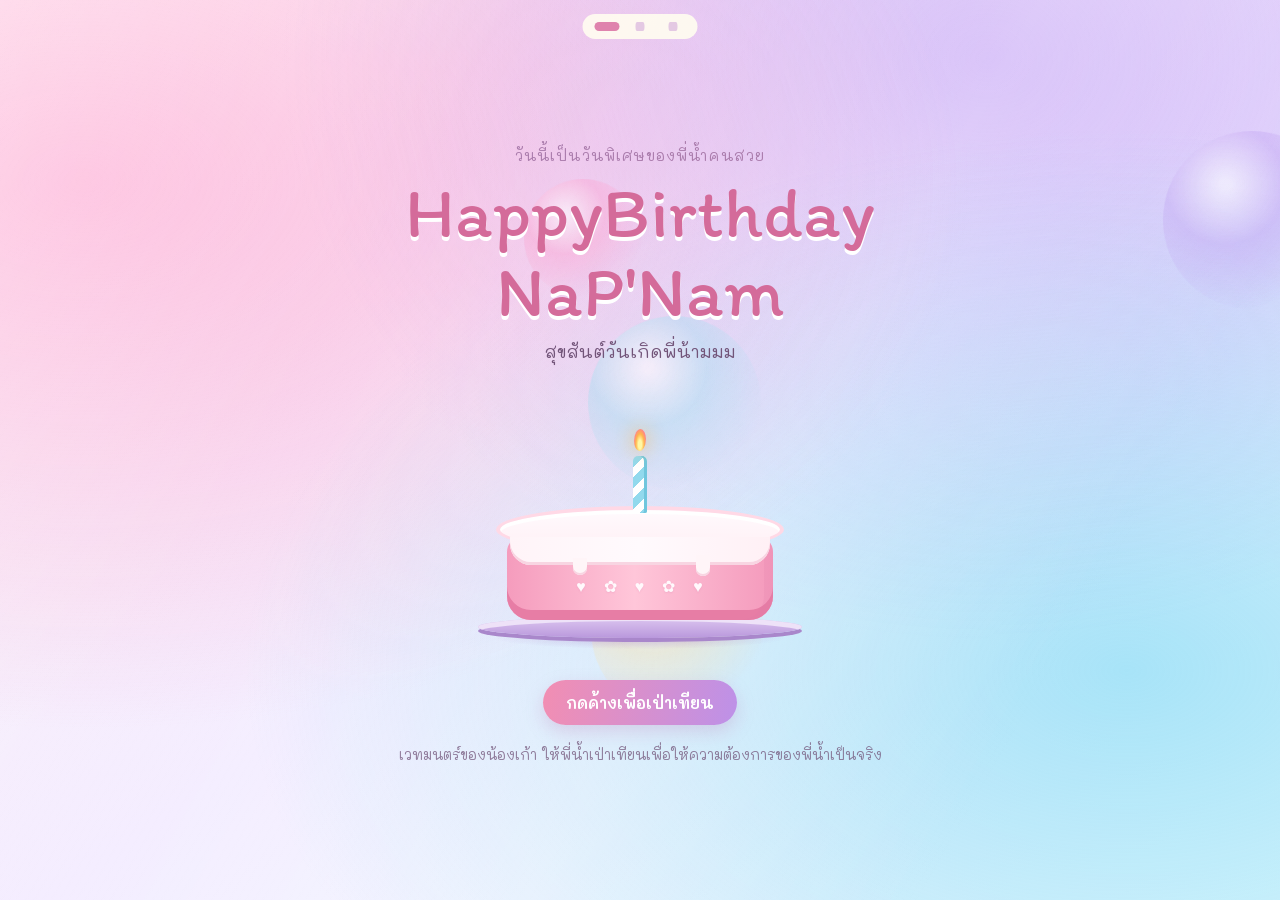
<file: index.html>
<!DOCTYPE html><html lang="th"><head><meta charset="UTF-8"><meta name="viewport" content="width=device-width, initial-scale=1"><meta name="theme-color" content="#ffe8f1"><title>HBD P'Nam🐷</title><link rel="icon" type="image/png" href="favicon.png?v=2"><link rel="preconnect" href="https://fonts.googleapis.com"><link rel="preconnect" href="https://fonts.gstatic.com" crossorigin><link href="https://fonts.googleapis.com/css2?family=Itim&family=Mali:wght@400;500;600&display=swap" rel="stylesheet"><link rel="stylesheet" href="style.css?v=28"></head><body><div class="sky" id="sky" aria-hidden="true"></div><canvas id="confetti" aria-hidden="true"></canvas><nav class="progress" aria-label="ความคืบหน้า"><a class="dot active" href="index.html" aria-label="ไปฉากที่ 1"></a><a class="dot " href="gifts.html" aria-label="ไปฉากที่ 2"></a><a class="dot " href="letter.html" aria-label="ไปฉากที่ 3"></a></nav><main><section class="scene" id="scene1">
      <div class="scene-inner">
        <p class="eyebrow">วันนี้เป็นวันพิเศษของพี่น้ำคนสวย</p>
        <h1 id="birthday-title" aria-label="Happy Birthday พี่น้ำ"></h1>
        <p class="sub">สุขสันต์วันเกิดพี่น้ามมม</p>
        <div class="cake-wrap" aria-label="เค้กวันเกิดมีเทียนหนึ่งเล่ม" role="img">
          <div class="cake-plate"></div><div class="cake-bottom"></div><div class="cake-top"></div><div class="icing"></div>
          <div class="candle" id="candle"><span class="flame"></span><span class="smoke"></span></div>
        </div>
        <div class="actions"><button class="btn" id="blowBtn" aria-label="กดค้างเพื่อเป่าเทียน">กดค้างเพื่อเป่าเทียน</button></div><p class="footer-note">เวทมนตร์ของน้องเก้า ให้พี่น้ำเป่าเทียนเพื่อให้ความต้องการของพี่น้ำเป็นจริง</p><div class="page-nav"><a class="btn hidden" id="toGifts" href="gifts.html">ไปดูของขวัญของน้องเก้าที่ให้พี่น้ำ</a></div>
      </div>
    </section></main><script src="app.js?v=23" defer></script></body></html>
</file>
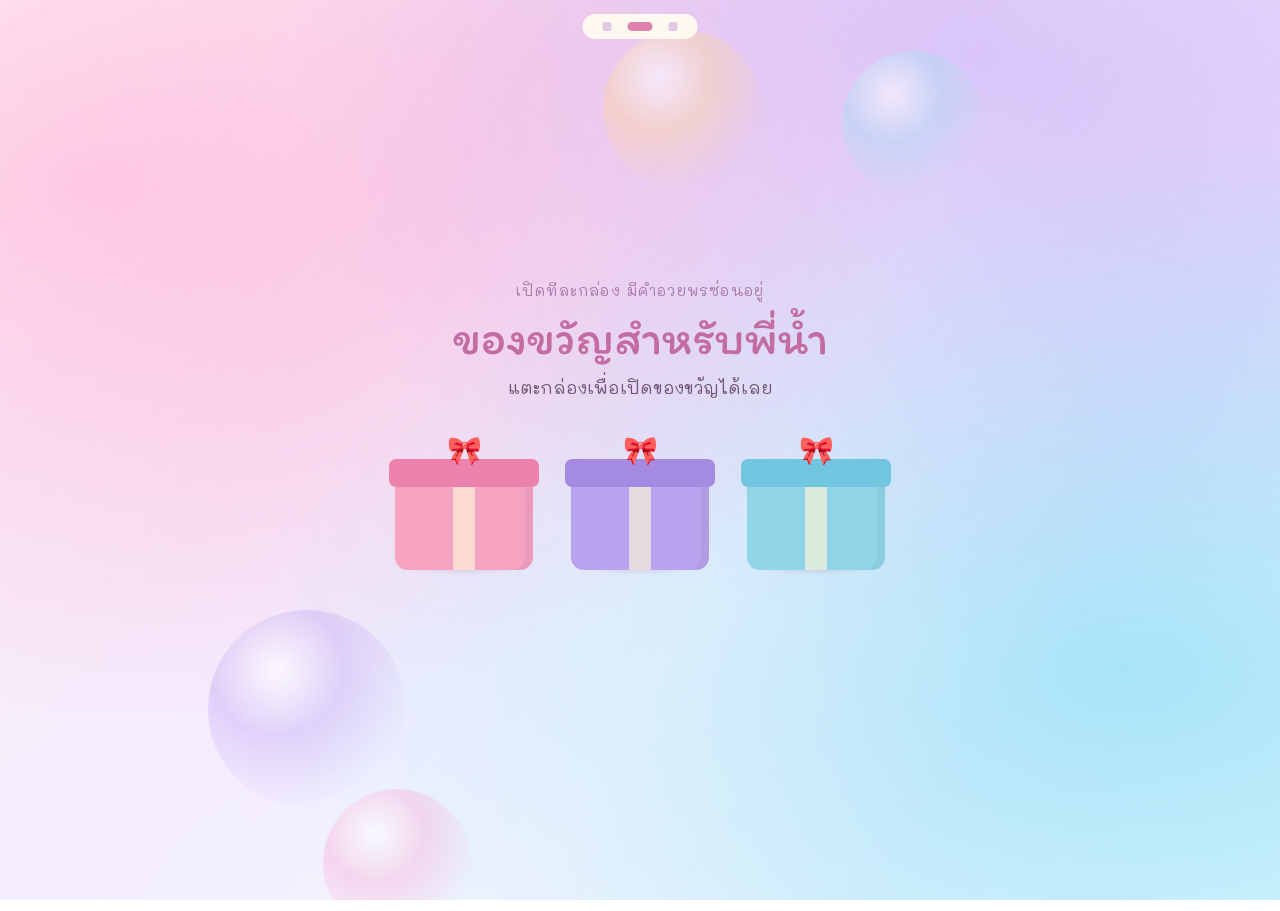
<file: gifts.html>
<!DOCTYPE html><html lang="th"><head><meta charset="UTF-8"><meta name="viewport" content="width=device-width, initial-scale=1"><meta name="theme-color" content="#ffe8f1"><title>HBD P'Nam🐷</title><link rel="icon" type="image/png" href="favicon.png?v=2"><link rel="preconnect" href="https://fonts.googleapis.com"><link rel="preconnect" href="https://fonts.gstatic.com" crossorigin><link href="https://fonts.googleapis.com/css2?family=Itim&family=Mali:wght@400;500;600&display=swap" rel="stylesheet"><link rel="stylesheet" href="style.css?v=28"></head><body><div class="sky" id="sky" aria-hidden="true"></div><canvas id="confetti" aria-hidden="true"></canvas><nav class="progress" aria-label="ความคืบหน้า"><a class="dot " href="index.html" aria-label="ไปฉากที่ 1"></a><a class="dot active" href="gifts.html" aria-label="ไปฉากที่ 2"></a><a class="dot " href="letter.html" aria-label="ไปฉากที่ 3"></a></nav><main><section class="scene" id="scene2">
      <div class="scene-inner">
        <p class="eyebrow">เปิดทีละกล่อง มีคำอวยพรซ่อนอยู่</p>
        <h2>ของขวัญสำหรับพี่น้ำ</h2>
        <p class="sub">แตะกล่องเพื่อเปิดของขวัญได้เลย</p>
        <div class="gift-row">
          <button class="gift" data-wish="ขอให้พี่น้ำกินอะไรก็อร่อย ไม่อ้วน จะได้กินได้เยอะๆ จะได้มีความสุข  มากๆๆๆๆๆนะ" aria-label="เปิดของขวัญกล่องที่ 1"><span class="gift-lid"></span><span class="bow">🎀</span><span class="gift-box"></span></button>
          <button class="gift" data-wish="ขอให้พี่น้ำมีมันนี่ไหลมาเทมา ได้มันนี่เยอะๆเลยนะ จะได้เอาเงินไปเติมเกมเยอะๆเเละ เลี้ยงชาเขวชีสน้องเก้าด้วย" aria-label="เปิดของขวัญกล่องที่ 2"><span class="gift-lid"></span><span class="bow">🎀</span><span class="gift-box"></span></button>
          <button class="gift" data-wish="ขอให้พี่น้ำยิ้มได้ทุกวันให้มีความสุขมากๆ ไม่มีเรื่องต้องเครียดน้า" aria-label="เปิดของขวัญกล่องที่ 3"><span class="gift-lid"></span><span class="bow">🎀</span><span class="gift-box"></span></button>
        </div>
        <div class="wish" id="wish" aria-live="polite"></div>
        <p id="all-open" class="sub hidden" style="margin-top:22px">มีอีกอย่างนึงนะ</p>
        <a class="btn hidden" id="toLetter" href="letter.html">ไปเปิดจดหมายลับ</a>
      </div>
    </section></main><script src="app.js?v=23" defer></script></body></html>
</file>
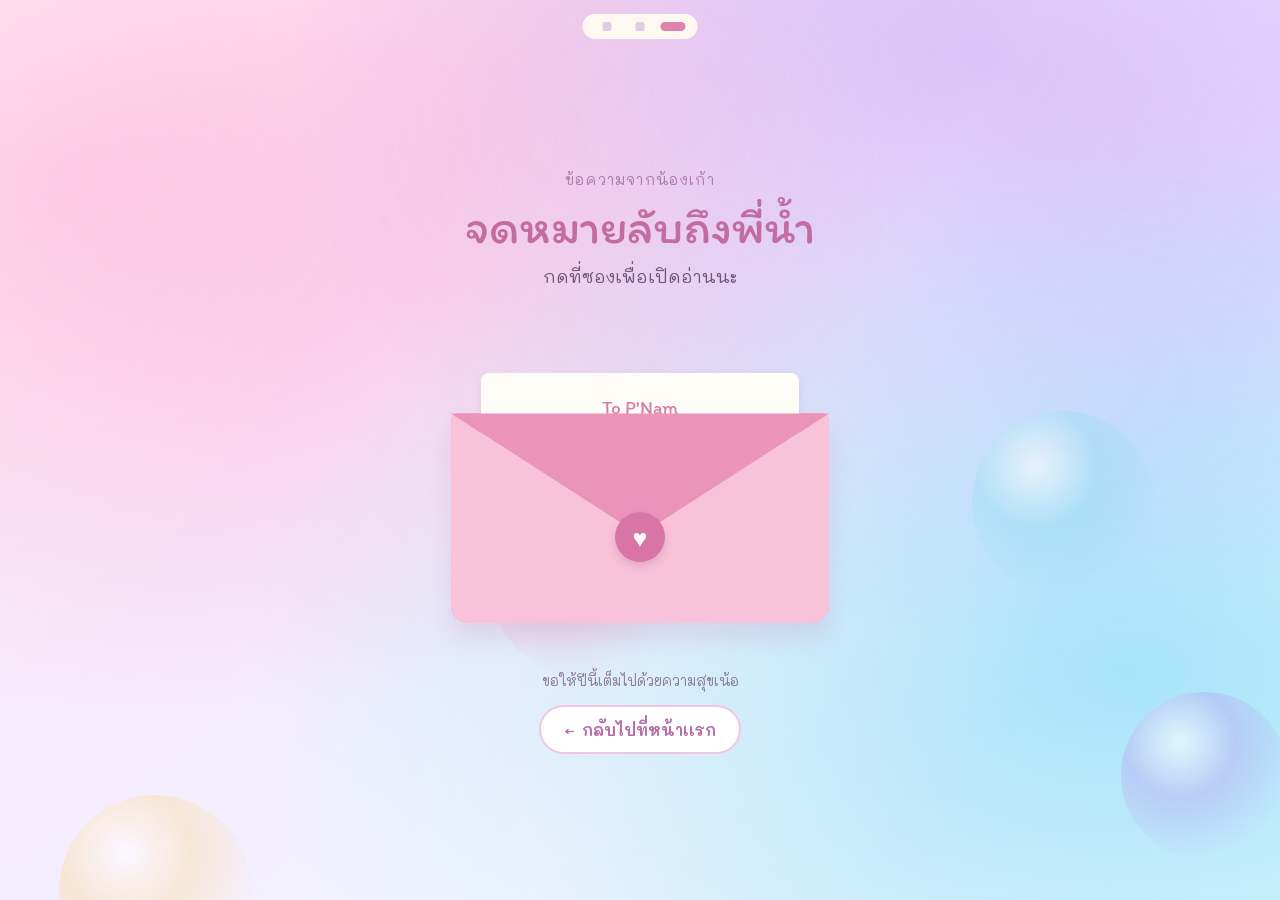
<file: letter.html>
<!DOCTYPE html><html lang="th"><head><meta charset="UTF-8"><meta name="viewport" content="width=device-width, initial-scale=1"><meta name="theme-color" content="#ffe8f1"><title>HBD P'Nam🐷</title><link rel="icon" type="image/png" href="favicon.png?v=2"><link rel="preconnect" href="https://fonts.googleapis.com"><link rel="preconnect" href="https://fonts.gstatic.com" crossorigin><link href="https://fonts.googleapis.com/css2?family=Itim&family=Mali:wght@400;500;600&display=swap" rel="stylesheet"><link rel="stylesheet" href="style.css?v=28"></head><body><div class="sky" id="sky" aria-hidden="true"></div><canvas id="confetti" aria-hidden="true"></canvas><nav class="progress" aria-label="ความคืบหน้า"><a class="dot " href="index.html" aria-label="ไปฉากที่ 1"></a><a class="dot " href="gifts.html" aria-label="ไปฉากที่ 2"></a><a class="dot active" href="letter.html" aria-label="ไปฉากที่ 3"></a></nav><main><section class="scene" id="scene3">
      <div class="scene-inner">
        <p class="eyebrow">ข้อความจากน้องเก้า</p>
        <h2>จดหมายลับถึงพี่น้ำ</h2>
        <p class="sub" id="letter-hint">กดที่ซองเพื่อเปิดอ่านนะ</p>
        <div class="envelope-area">
          <div class="envelope" id="envelope" role="button" tabindex="0" aria-label="เปิดซองจดหมาย">
            <div class="env-back"></div>
            <article class="paper" id="paper"><div class="paper-label">To P'Nam</div><div id="typed"></div><div class="signature" id="signature">From N'Kao</div></article>
            <div class="env-front"></div><div class="env-flap"></div><div class="seal">♥</div>
          </div>
        </div>
        <dialog class="letter-modal" id="letterModal" aria-label="จดหมายถึงพี่น้ำ">
          <button class="modal-close" id="closeLetterModal" type="button" aria-label="ปิดจดหมาย">×</button>
          <div class="modal-heading"><span>✦</span><span>จดหมายลับ</span><span>✦</span></div>
          <div id="modalPaperSlot"></div>
        </dialog>
        <p class="footer-note">ขอให้ปีนี้เต็มไปด้วยความสุขเน้อ</p><div class="page-nav"><a class="btn secondary" href="index.html">← กลับไปที่หน้าเเรก</a></div>
      </div>
    </section></main><script src="app.js?v=23" defer></script></body></html>
</file>
<file: style.css>
:root{--pink:#ff8eb5;--deep:#bb68b4;--purple:#a78bfa;--blue:#8dd7ef;--ink:#725479;--cream:#fffaf5}
    *{box-sizing:border-box}
    html{scroll-behavior:smooth}
    body{margin:0;color:var(--ink);font-family:'Mali',sans-serif;background:linear-gradient(145deg,#fff0f5,#f4edff 52%,#eafaff);overflow-x:hidden}
    button{font:inherit;color:inherit;cursor:pointer}
    .sky{position:fixed;inset:0;overflow:hidden;pointer-events:none;z-index:0;contain:layout paint}
    /* พื้นหลังใช้ gradient ขอบนุ่มแทน blur และให้หยุดเมื่อซ่อนแท็บหรือเปิดจดหมาย */
    .sky:before{content:'';position:absolute;inset:-18%;background:radial-gradient(ellipse at 18% 28%,#ff9acb99 0,transparent 44%),radial-gradient(ellipse at 78% 68%,#79d8f399 0,transparent 46%),radial-gradient(ellipse at 70% 18%,#ae83f388 0,transparent 41%);animation:aurora-drift 20s ease-in-out infinite alternate}
    .sky:after{content:'';position:absolute;inset:0;background:linear-gradient(120deg,#fff9 0%,transparent 30%,#fff7 58%,transparent 80%);opacity:.5;animation:sky-sheen 24s ease-in-out infinite alternate}
    body.background-paused .sky *,body.background-paused .sky:before,body.background-paused .sky:after,body.modal-open .sky *,body.modal-open .sky:before,body.modal-open .sky:after{animation-play-state:paused!important}
    .ambient-orb{position:absolute;z-index:0;left:var(--orb-x);top:var(--orb-y);width:var(--orb-size);aspect-ratio:1;border-radius:50%;background:radial-gradient(circle at 35% 30%,#ffffffdd 0 3%,var(--orb-color) 35%,transparent 75%);opacity:.62;animation:orb-float var(--orb-duration) ease-in-out var(--orb-delay) infinite alternate;will-change:transform}
    @keyframes orb-float{from{transform:translate3d(-10px,12px,0) scale(.78)}to{transform:translate3d(14px,-18px,0) scale(1.16)}}
    .balloon{position:absolute;bottom:-130px;width:42px;height:54px;border-radius:50% 50% 46% 46%;opacity:.62;animation:rise linear infinite;will-change:transform}
    .balloon:before{content:'';position:absolute;left:18px;bottom:-35px;width:1px;height:37px;background:#bd9bb8}
    .balloon:after{content:'';position:absolute;left:17px;bottom:-3px;border:4px solid transparent;border-top-color:inherit}
    @keyframes rise{to{transform:translateY(-120vh) translateX(25px) rotate(9deg)}}
    .bg-star{position:absolute;z-index:1;left:var(--star-x);top:var(--star-y);color:var(--star-color);font:var(--star-size) 'Itim',cursive;line-height:1;text-shadow:0 0 8px #fff;opacity:0;animation:star-drift var(--star-duration) ease-in-out var(--star-delay) infinite alternate}
    @keyframes aurora-drift{0%{transform:translate(-2%,1%) scale(.96)}100%{transform:translate(3%,-2%) scale(1.08)}}
    @keyframes sky-sheen{0%{opacity:.18;transform:translateX(-3%)}100%{opacity:.5;transform:translateX(3%)}}
    @keyframes star-drift{0%{opacity:.3;transform:translate3d(0,5px,0) scale(.7) rotate(-12deg)}45%{opacity:.95}100%{opacity:.42;transform:translate3d(6px,-12px,0) scale(1.12) rotate(12deg)}}
    .scene{position:relative;z-index:1;min-height:100vh;min-height:100svh;min-height:100dvh;padding:42px 18px 78px;display:grid;place-items:center;scroll-margin-top:0}
    .scene-inner{width:min(100%,900px);text-align:center}
    .eyebrow{font-size:.92rem;letter-spacing:.08em;color:#aa7cac;margin:0 0 8px}
    h1,h2,p{margin-top:0}
    h1{font:clamp(2rem,7.5vw,4.5rem) 'Itim',cursive;color:#d46b9a;margin:0 0 8px;text-shadow:0 4px 0 #fff;line-height:1.1}
    .title-line{display:block;white-space:nowrap}
    h2{font:clamp(2rem,6vw,3rem) 'Itim',cursive;color:#c36ca2;margin:0 0 10px}
    .sub{font-size:1.08rem;margin:0 auto 24px}
    .letter-pop{display:inline-block;opacity:0;transform:translateY(20px) scale(.8);animation:pop .55s cubic-bezier(.2,.8,.3,1.4) forwards}
    @keyframes pop{to{opacity:1;transform:translateY(0) scale(1)}}
    .cake-wrap{position:relative;width:min(84vw,360px);height:270px;margin:10px auto 24px}
    .cake-plate{position:absolute;bottom:18px;left:4%;width:92%;height:24px;background:#c8a7e6;border-radius:50%;box-shadow:inset 0 5px #e5d4f5}
    .cake-bottom{position:absolute;bottom:36px;left:13%;width:74%;height:90px;border-radius:18px 18px 28px 28px;background:linear-gradient(90deg,#f9a9c8,#ffcfdd 48%,#f89abd);border-bottom:12px solid #e980ab}
    .cake-bottom:before{content:'♥  ✿  ♥  ✿  ♥';position:absolute;inset:37px 0 auto;color:#fff8fc;font-size:20px;letter-spacing:8px}
    .cake-top{position:absolute;bottom:116px;left:10%;width:80%;height:53px;border-radius:50%;background:#fff2f6;border:5px solid #ffd9e6;z-index:1}
    .icing{position:absolute;bottom:91px;left:15%;width:70%;height:33px;background:#fff2f6;border-radius:0 0 24px 24px;z-index:2}
    .icing:before,.icing:after{content:'';position:absolute;top:13px;width:17px;height:22px;background:#fff2f6;border-radius:0 0 12px 12px}
    .icing:before{left:24%}.icing:after{right:21%;height:30px;top:9px}
    .candle{position:absolute;z-index:3;bottom:160px;left:calc(50% - 8px);width:16px;height:66px;border-radius:6px 6px 2px 2px;background:repeating-linear-gradient(135deg,#91d9ed 0 8px,#fff 8px 15px);box-shadow:inset -3px 0 #70c6dd}
    .flame{position:absolute;left:1px;top:-29px;width:14px;height:24px;background:radial-gradient(ellipse at 50% 70%,#fff8a4 0 20%,#ffb64d 48%,#ff7995 80%);border-radius:55% 45% 55% 45%;transform-origin:50% 100%;animation:flicker .7s ease-in-out infinite alternate;box-shadow:0 0 20px #ffbd67}
    @keyframes flicker{to{transform:rotate(8deg) scale(.88)}}
    .candle.out .flame{display:none}
    .smoke{display:none;position:absolute;left:4px;top:-38px;width:12px;height:22px;border:2px solid #c5b8cf;border-bottom:0;border-left-color:transparent;border-radius:50%;animation:smoke 1.2s ease-out infinite;opacity:0}
    .candle.out .smoke{display:block}
    @keyframes smoke{20%{opacity:.7}to{transform:translate(10px,-28px) scale(1.7);opacity:0}}
    .actions{display:flex;justify-content:center;gap:12px;flex-wrap:wrap}
    .btn{display:inline-block;text-decoration:none;border:0;border-radius:999px;padding:12px 23px;background:linear-gradient(100deg,#f28eb2,#bd91e8);color:white;font-weight:600;box-shadow:0 7px 18px #bc79b344;transition:transform .2s}
    .btn:hover{transform:translateY(-3px)}.btn:active{transform:scale(.97)}
    .btn.secondary{background:#fff;color:#b76caa;border:2px solid #f3c5dd;box-shadow:none}
    .hidden{display:none!important}
    .progress{position:fixed;z-index:5;top:14px;left:50%;transform:translateX(-50%);display:flex;gap:8px;padding:8px 12px;border-radius:99px;background:#fffdf0e8}
    .dot{width:25px;height:9px;border-radius:99px;background:#e4c9e3;transform:scaleX(.36);transform-origin:center;transition:transform .3s}.dot.active{transform:scaleX(1);background:#df83ad}
    .gift-row{display:flex;justify-content:center;align-items:flex-start;gap:clamp(10px,3vw,26px);margin:32px auto 28px}
    .gift{position:relative;isolation:isolate;width:clamp(88px,24vw,150px);height:145px;border:0;background:transparent;perspective:500px;transition:transform .2s}
    .gift:after{content:'';position:absolute;z-index:-1;left:13%;bottom:0;width:74%;height:16px;border-radius:50%;background:radial-gradient(ellipse,#aa72a744 0,transparent 72%);pointer-events:none}
    .gift:hover{transform:translateY(-6px)}
    .gift-box{position:absolute;bottom:5px;left:4%;width:92%;height:94px;border-radius:8px 8px 13px 13px;background:var(--gift,#f6a2c1);box-shadow:inset -8px 0 #0000000b}
    .gift-box:before{content:'';position:absolute;left:42%;top:0;width:16%;height:100%;background:#fff6d7aa}
    .gift-lid{position:absolute;z-index:2;bottom:88px;left:0;width:100%;height:28px;border-radius:7px;background:var(--lid,#ec82ab);transition:transform .6s cubic-bezier(.2,.8,.2,1);transform-origin:12% 100%}
    .bow{position:absolute;z-index:3;bottom:108px;left:50%;transform:translateX(-50%);font-size:28px;animation:bob 1.8s ease-in-out infinite}
    @keyframes bob{50%{transform:translate(-50%,-5px) rotate(5deg)}}
    .gift:nth-child(2){--gift:#b9a3ef;--lid:#a58ae2}.gift:nth-child(3){--gift:#91d5e9;--lid:#71c5df}
    .gift.opened .gift-lid{transform:translate(-14px,-48px) rotate(-24deg)}
    .gift.opened .bow{opacity:0;animation:none}
    .gift.shake{animation:shake .45s ease-in-out}
    @keyframes shake{25%{transform:rotate(-8deg)}50%{transform:rotate(8deg)}75%{transform:rotate(-5deg)}}
.wish{position:relative;isolation:isolate;overflow:hidden;max-width:660px;margin:-4px auto 0;padding:20px 28px 22px;border:1px solid transparent;border-radius:23px;background:linear-gradient(145deg,#fffdfdf2,#fff8fcf2) padding-box,linear-gradient(120deg,#ffc0d8,#d0b1f3 48%,#a9e3ee 78%,#ffbfd9) border-box;box-shadow:0 12px 30px #bd86b82b,inset 0 1px #fff;opacity:0;transform:translateY(10px) scale(.94);transition:opacity .65s ease,transform .65s cubic-bezier(.2,.8,.2,1);font-size:1.05rem}
.wish:before,.wish:after{position:absolute;z-index:-1;pointer-events:none;font-family:'Itim',cursive;line-height:1}
.wish:before{content:'✧';right:15px;top:7px;font-size:28px;color:#b899e8;opacity:.72}
.wish:after{content:'♡';left:13px;bottom:3px;font-size:27px;color:#ee9fc4;opacity:.65}
    .wish.show{opacity:1;transform:translateY(0) scale(1)}
.wish-label{display:inline-flex;align-items:center;gap:7px;margin:0 auto 9px;padding:4px 13px;border:1px solid #f3d6e7;border-radius:999px;background:linear-gradient(110deg,#fff0f6,#f5f0ff);color:#a577b0;font-size:.82rem;font-weight:600;letter-spacing:.03em}
.wish-message{margin:0 auto;color:#725479;font-size:clamp(1rem,2.8vw,1.13rem);line-height:1.85;font-weight:500;text-wrap:pretty}
    .wish-spark{position:absolute;pointer-events:none;animation:burst 1s ease-out forwards;font-size:20px}
    @keyframes burst{to{transform:translate(var(--x),var(--y)) scale(.2) rotate(150deg);opacity:0}}
    .envelope-area{height:340px;position:relative;margin:8px auto 18px;width:min(90vw,420px);perspective:900px}
    .envelope{position:absolute;left:5%;bottom:28px;width:90%;height:210px;border-radius:8px 8px 18px 18px;background:#f7b3d0;box-shadow:0 15px 25px #bb7aaa33;cursor:pointer}
    .env-back{position:absolute;inset:0;border-radius:inherit;background:#f4a4c5}
    .paper{position:absolute;z-index:2;left:8%;bottom:15px;width:84%;height:235px;padding:23px 18px 16px;background:#fffdf8;border-radius:8px;box-shadow:0 3px 10px #96699a22;transition:transform 1s cubic-bezier(.2,.8,.2,1);overflow:auto;text-align:left}
    .paper.open{height:300px;transform:translateY(-90px)}
    .paper-label{text-align:center;font:1.2rem 'Itim',cursive;color:#d87ca6;margin-bottom:10px}
    #typed{font-size:clamp(.85rem,3.1vw,1rem);line-height:1.85;white-space:pre-line;min-height:116px}
    .signature{text-align:right;color:#c4689b;font:1.35rem 'Itim',cursive;opacity:0;transition:opacity .7s;margin:5px 4px 0}
    .signature.show{opacity:1}
    .env-front{position:absolute;z-index:3;inset:0;background:#f8c2d8;clip-path:polygon(0 0,50% 58%,100% 0,100% 100%,0 100%);border-radius:8px 8px 18px 18px}
    .env-flap{position:absolute;z-index:4;top:0;left:0;width:100%;height:58%;background:#eb94ba;clip-path:polygon(0 0,100% 0,50% 100%);transform-origin:top;transition:transform .8s;backface-visibility:hidden}
    .seal{position:absolute;z-index:5;left:calc(50% - 25px);top:47%;width:50px;height:50px;display:grid;place-items:center;background:#d875a4;color:#fff;border-radius:50%;font-size:25px;box-shadow:0 4px 8px #934c7933;transition:opacity .3s}
    .envelope.open .env-flap{transform:rotateX(180deg);z-index:1}.envelope.open .seal{opacity:0}.envelope.open .paper{transform:translateY(-90px);height:300px}
.float-heart{position:fixed;z-index:4;bottom:-30px;pointer-events:none;animation:heartfloat 4.5s ease-out forwards}
    @keyframes heartfloat{to{transform:translateY(-110vh) rotate(20deg);opacity:0}}
#confetti{position:fixed;inset:0;width:100%;height:100%;background:transparent;pointer-events:none;z-index:0}
.sparkle{position:fixed;z-index:9;pointer-events:none;font-size:16px;animation:none}
@keyframes sparkleout{to{transform:translateY(-24px) scale(.2) rotate(80deg);opacity:0}}
.click-heart{position:fixed;z-index:19;pointer-events:none;left:var(--click-x);top:var(--click-y);font-size:var(--heart-size);line-height:1;animation:heart-burst .95s cubic-bezier(.16,.75,.35,1) forwards}
@keyframes heart-burst{0%{opacity:0;transform:translate(-50%,-50%) scale(.15) rotate(0)}18%{opacity:1;transform:translate(-50%,-50%) scale(1.2) rotate(-8deg)}100%{opacity:0;transform:translate(calc(-50% + var(--heart-x)),calc(-50% + var(--heart-y))) scale(.55) rotate(var(--heart-rotate))}}
    .footer-note{font-size:.88rem;opacity:.75;margin-top:20px}
    @media(max-width:520px){.scene{padding:56px 16px 50px}.cake-wrap{height:240px;transform:scale(.9);margin:0 auto 12px}.gift{height:128px}.gift-box{height:82px}.gift-lid{bottom:77px}.bow{bottom:96px}.envelope-area{height:320px}.paper.open,.envelope.open .paper{height:275px;transform:translateY(-75px)}.env-front{clip-path:polygon(0 0,50% 53%,100% 0,100% 100%,0 100%)}.seal{top:43%}}
    @media(prefers-reduced-motion:reduce){*,*:before,*:after{scroll-behavior:auto!important;animation-duration:.01ms!important;animation-iteration-count:1!important;transition-duration:.01ms!important}}
  
/* หน้าทีละฉาก ใช้ vh เป็น fallback ก่อน dvh สำหรับแถบเบราว์เซอร์มือถือ */ body{min-height:100vh;min-height:100svh;min-height:100dvh;overflow:hidden}.scene{min-height:100vh;min-height:100svh;min-height:100dvh;height:100vh;height:100svh;height:100dvh;overflow:hidden;padding:48px 18px 24px}.page-nav{display:flex;justify-content:center;gap:12px;margin-top:14px}.page-nav a{text-decoration:none}.progress a{text-decoration:none;display:block}@media(max-height:720px){.scene{padding-top:42px;padding-bottom:8px}.cake-wrap{height:220px;transform:scale(.78);margin:-5px auto 0}.gift-row{margin:18px auto}.envelope-area{height:280px;transform:scale(.88);margin:-5px auto}.paper.open,.envelope.open .paper{height:245px;transform:translateY(-65px)}}

/* เงาใต้เค้กและกล่องใช้ radial-gradient คงที่แทน drop-shadow ที่แพงต่อการวาด */
/* เค้กชั้นเดียวทรงนุ่ม ให้ครีมรับกับขอบเค้กและคงพาเลตต์เดิม */
.cake-wrap{isolation:isolate}
.cake-wrap:before{content:'';position:absolute;z-index:-1;left:10%;right:10%;bottom:7px;height:22px;border-radius:50%;background:radial-gradient(ellipse,#a67dc766 0,transparent 72%);pointer-events:none}
.cake-plate{left:5%;width:90%;height:22px;bottom:18px;background:linear-gradient(180deg,#dfc9f1,#b998dc);box-shadow:inset 0 5px #eee2f8,0 4px 0 #a987cb}
.cake-bottom{left:13%;width:74%;height:84px;bottom:36px;border:0;border-radius:16px 16px 24px 24px;background:linear-gradient(90deg,#f59cbd 0%,#ffc6d9 48%,#f49abc 100%);box-shadow:inset -9px 0 #dc79a32b,inset 0 -10px #e77da5}
.cake-bottom:before{content:'♥　✿　♥　✿　♥';position:absolute;inset:39px 0 auto;text-align:center;color:#fff9fc;font-size:16px;letter-spacing:1px;text-shadow:0 1px 2px #d879a933}
.cake-bottom:after{content:'';position:absolute;left:8%;right:8%;top:9px;height:7px;border-radius:50%;background:#ffdce8a8}
.cake-top{z-index:1;left:10%;width:80%;height:47px;bottom:103px;border:4px solid #ffd9e6;background:linear-gradient(180deg,#fffafd,#fff0f5);box-shadow:inset 0 4px #fff}
.icing{z-index:2;left:14%;width:72%;height:28px;bottom:91px;border-radius:0 0 21px 21px;background:linear-gradient(90deg,#fff4f8,#fffafd 50%,#fff0f5);box-shadow:inset 0 -3px #f8d5e2}
.icing:before,.icing:after{top:auto;bottom:-10px;width:14px;height:17px;background:#fff5f8;border-radius:0 0 10px 10px;box-shadow:inset 0 -2px #f8d5e2}
.icing:before{left:24%}.icing:after{right:23%;height:21px;bottom:-11px}
.candle{z-index:3;bottom:143px;height:57px;width:14px;left:calc(50% - 7px);border-radius:5px 5px 2px 2px;background:repeating-linear-gradient(135deg,#91d9ed 0 8px,#fff 8px 15px);box-shadow:inset -3px 0 #70c6dd}
.flame{left:1px;top:-27px;width:12px;height:22px}
@media(max-width:520px){.cake-bottom{height:80px}.cake-top{bottom:100px}.icing{bottom:88px}.candle{bottom:140px}}

/* เปลี่ยนหน้าด้วยการเลื่อนและจางอย่างนุ่มนวล */
    .scene{animation:scene-enter .7s cubic-bezier(.2,.75,.25,1) both}
body.page-leaving .scene{animation:scene-leave .42s ease-in both}
body:after{content:"";position:fixed;inset:0;z-index:20;pointer-events:none;opacity:0;background:linear-gradient(145deg,#fff0f5,#f4edff 52%,#eafaff);transition:opacity .44s ease}
body.page-leaving:after{opacity:1}
@keyframes scene-enter{from{opacity:0;transform:translate3d(0,18px,0) scale(.985)}to{opacity:1;transform:translate3d(0,0,0) scale(1)}}
@keyframes scene-leave{to{opacity:0;transform:translate3d(0,-12px,0) scale(.99)}}
@media(prefers-reduced-motion:reduce){.scene,body.page-leaving .scene{animation:none}}
/* ผู้ใช้ต้องการเอฟเฟกต์เปลี่ยนหน้า ให้การตั้งค่าลดการเคลื่อนไหวไม่ตัดเอฟเฟกต์นี้ */
@media(prefers-reduced-motion:reduce){
  .scene{animation:scene-enter .7s cubic-bezier(.2,.75,.25,1) both!important;animation-duration:.7s!important;animation-iteration-count:1!important}
  body.page-leaving .scene{animation:scene-leave .42s ease-in both!important;animation-duration:.42s!important;animation-iteration-count:1!important}
  body:after{transition:opacity .44s ease!important}
  .click-heart{animation-duration:.95s!important;animation-iteration-count:1!important}
}

/* ปุ่มเป่าเทียนมีจังหวะชวนกด แล้วส่งต่อเอฟเฟกต์หลังเป่า */
#blowBtn{position:relative;isolation:isolate}
#blowBtn:after{content:"";position:absolute;z-index:-1;inset:-6px;border:2px solid #f4a3c7;border-radius:inherit;opacity:0;animation:blow-ring 2.2s ease-out infinite;pointer-events:none}
#blowBtn:hover{transform:translateY(-4px) scale(1.05)}
#blowBtn:active{transform:scale(.96)}
#blowBtn.holding{box-shadow:0 0 20px #d49ce888}
#blowBtn.blowing{animation:magic-release 1.2s cubic-bezier(.2,.75,.25,1) forwards;pointer-events:none}
#blowBtn.hold-reset{animation:hold-reset .22s ease-out}
#blowBtn.blowing:after{animation:none;opacity:0}
#blowBtn:disabled{cursor:default}
#toGifts.next-arrive{animation:next-reveal .55s cubic-bezier(.2,.8,.25,1) both}
.candle.out .flame{display:block;animation:flame-extinguish .42s ease-out forwards}
.magic-layer{position:absolute;z-index:4;inset:-18px -12px;overflow:visible;border-radius:inherit;pointer-events:none}
.magic-layer:before{content:"";position:absolute;inset:-7px;border:2px solid #fff7ff;border-radius:inherit;box-shadow:0 0 15px #eab4f5;opacity:.5;animation:magic-halo .85s ease-in-out infinite alternate}
.magic-layer:after{content:"";position:absolute;inset:0;border-radius:inherit;background:linear-gradient(120deg,#ffe2f4ed,#f0c2f5ed 48%,#c4b4ffed 75%,#a7e8f3ed);transform:scaleY(var(--magic-progress,0));transform-origin:bottom}
.magic-orb{position:absolute;z-index:1;width:9px;height:9px;left:var(--orb-x);top:var(--orb-y);border-radius:50%;background:#fff9ff;box-shadow:0 0 10px 3px #f5d8ff;animation:orb-drift 1.2s ease-in-out infinite alternate}
.magic-spark{position:absolute;z-index:3;left:var(--spark-x);bottom:var(--spark-y);font-size:var(--spark-size);line-height:1;animation:spark-rise var(--spark-time) cubic-bezier(.2,.65,.3,1) forwards}
@keyframes blow-ring{0%{transform:scale(.9);opacity:.65}75%,100%{transform:scale(1.16);opacity:0}}
@keyframes hold-reset{50%{transform:scale(.96)}100%{transform:scale(1)}}
@keyframes magic-release{0%{transform:scale(1);opacity:1}24%{transform:scale(1.04);opacity:1}62%{transform:translateY(-14px) scale(1.12);opacity:.9}100%{transform:translateY(-32px) scale(.72);opacity:0}}
@keyframes magic-halo{to{opacity:1;transform:scale(1.1)}}
@keyframes orb-drift{to{transform:translateY(-10px) scale(.7);opacity:.55}}
@keyframes spark-rise{0%{opacity:0;transform:translate(0,8px) scale(.3) rotate(0)}18%{opacity:1}100%{opacity:0;transform:translate(var(--spark-dx),var(--spark-dy)) scale(.4) rotate(var(--spark-rotate))}}
@keyframes flame-extinguish{0%{opacity:1;transform:scale(1) rotate(0)}35%{opacity:1;transform:scale(1.2,.65) rotate(-10deg)}100%{opacity:0;transform:translateY(-9px) scale(.1) rotate(18deg)}}
@keyframes next-reveal{from{opacity:0;transform:translateY(16px) scale(.94)}to{opacity:1;transform:translateY(0) scale(1)}}
@media(prefers-reduced-motion:reduce){#blowBtn{animation-duration:2.2s!important;animation-iteration-count:1!important}#blowBtn:after{animation-duration:2.2s!important;animation-iteration-count:1!important}#blowBtn.blowing{animation-duration:1.2s!important;animation-iteration-count:1!important}.magic-orb{animation-duration:1s!important;animation-iteration-count:infinite!important}.magic-spark{animation-duration:.85s!important;animation-iteration-count:1!important}.magic-layer:before{animation-duration:.85s!important;animation-iteration-count:infinite!important}.candle.out .flame{animation-duration:.42s!important;animation-iteration-count:1!important}#toGifts.next-arrive{animation-duration:.55s!important;animation-iteration-count:1!important}}

/* ขยับกล่องต่อเนื่องเฉพาะตอนชี้เมาส์ */
.gift{touch-action:manipulation}
.gift:not(.opened):hover{animation:gift-hover 1.15s ease-in-out infinite}
.gift:not(.opened).shake{animation:shake .45s ease-in-out}
@keyframes gift-hover{0%,100%{transform:translateY(-3px) rotate(-1deg)}50%{transform:translateY(-12px) rotate(1.5deg)}}
@media(prefers-reduced-motion:reduce){.gift:not(.opened):hover{animation-duration:1.15s!important;animation-iteration-count:infinite!important}}
@media(prefers-reduced-motion:reduce){
  .sky:before{animation:aurora-drift 20s ease-in-out infinite alternate!important}
  .sky:after{animation:sky-sheen 12s ease-in-out infinite alternate!important}
  .ambient-orb{animation-duration:12s!important;animation-iteration-count:infinite!important}
  .balloon{animation-duration:24s!important;animation-iteration-count:infinite!important}
  .bg-star{animation-duration:var(--star-duration)!important;animation-iteration-count:infinite!important}
}
/* เปิดกล่องและเผยคำอวยพรเป็นจังหวะต่อเนื่อง */
.gift:not(.opened).opening{animation:gift-open-lift .46s cubic-bezier(.2,.8,.25,1) both;z-index:4}
.gift:not(.opened).opening .gift-lid{animation:gift-lid-open .62s cubic-bezier(.18,.85,.28,1) .04s both}
.gift:not(.opened).opening .bow{animation:gift-bow-pop .48s cubic-bezier(.2,.8,.25,1) both}
.gift.opened{transform:translateY(-3px) scale(1.035)}
.gift.opened .gift-lid{transition:transform .25s ease-out}
.gift.opened .gift-box{animation:gift-box-settle .38s ease-out}
.wish.show{transition-delay:.04s}
@keyframes gift-open-lift{0%{transform:translateY(0) scale(1)}36%{transform:translateY(-12px) scale(1.09)}68%{transform:translateY(-8px) scale(1.06)}100%{transform:translateY(-3px) scale(1.035)}}
@keyframes gift-lid-open{0%{transform:translate(0,0) rotate(0)}42%{transform:translate(-5px,-28px) rotate(-12deg)}100%{transform:translate(-14px,-48px) rotate(-24deg)}}
@keyframes gift-bow-pop{0%{opacity:1;transform:translate(-50%,0) scale(1)}55%{opacity:1;transform:translate(-50%,-20px) scale(1.2) rotate(-12deg)}100%{opacity:0;transform:translate(-50%,-35px) scale(.8) rotate(18deg)}}
@keyframes gift-box-settle{0%{transform:scale(.98);opacity:.88}100%{transform:scale(1);opacity:1}}
@media(prefers-reduced-motion:reduce){
  .gift:not(.opened).opening{animation-duration:.46s!important;animation-iteration-count:1!important}
  .gift:not(.opened).opening .gift-lid{animation-duration:.62s!important;animation-delay:.04s!important;animation-iteration-count:1!important}
  .gift:not(.opened).opening .bow{animation-duration:.48s!important;animation-iteration-count:1!important}
  .wish{transition-duration:.65s!important}
  .wish-spark{animation-duration:1s!important;animation-iteration-count:1!important}
}

/* Keep the original envelope and paper layout; animate only the paper sliding out. */
.envelope.open .paper{--paper-slide-distance:-90px;animation:paper-slide-out 1.35s cubic-bezier(.2,.8,.25,1) .12s both}
@keyframes paper-slide-out{0%{transform:translateY(0)}18%{transform:translateY(10px)}100%{transform:translateY(var(--paper-slide-distance,-90px))}}
@media(max-width:520px){.envelope.open .paper{--paper-slide-distance:-75px}}
@media(max-height:720px){.envelope.open .paper{--paper-slide-distance:-65px}}
@media(prefers-reduced-motion:reduce){.envelope.open .paper{animation-duration:1.35s!important;animation-iteration-count:1!important}}
.envelope.open .paper{cursor:default}
.envelope.open .paper.ready-to-expand{cursor:zoom-in}
.letter-modal{position:fixed;width:min(760px,calc(100vw - 28px));max-width:760px;max-height:88vh;max-height:88svh;max-height:88dvh;margin:auto;padding:55px 20px 20px;border:1px solid transparent;border-radius:27px;background:linear-gradient(135deg,#fff4f9,#f4efff 55%,#f0fbff) padding-box,linear-gradient(135deg,#ffc1d8,#c8a9f0 48%,#9cdeed 78%,#ffc1d8) border-box;box-shadow:0 28px 90px #63427166,0 0 35px #efc5ed55;overflow:visible}
.letter-modal:before{content:"";position:absolute;inset:6px;border:1px solid #ffffffb8;border-radius:21px;pointer-events:none}
.letter-modal::backdrop{background:#4c35658f}
.letter-modal[open]{animation:modal-appear .28s cubic-bezier(.2,.8,.25,1) both}
.modal-heading{position:absolute;top:13px;left:50%;transform:translateX(-50%);display:flex;align-items:center;gap:10px;white-space:nowrap;color:#a875b2;font:1.05rem 'Itim',cursive;letter-spacing:.04em}
.modal-heading span:first-child,.modal-heading span:last-child{color:#d88fb6;font-size:1.15rem;animation:heading-sparkle 1.6s ease-in-out infinite alternate}
.modal-heading span:last-child{animation-delay:.8s}
.letter-modal .paper.modal-paper{position:relative;left:auto;bottom:auto;z-index:auto;width:100%;height:auto;min-height:250px;max-height:calc(88vh - 100px);max-height:calc(88svh - 100px);max-height:calc(88dvh - 100px);padding:clamp(26px,5vw,48px);overflow-y:auto;border:1px solid #f2dce9;border-radius:18px;background:linear-gradient(145deg,#fffefc,#fffaf6);box-shadow:0 12px 28px #96699a20,inset 0 0 0 5px #fff9;transform:none!important;animation:none!important;transition:none;text-align:left;cursor:auto}
.letter-modal .paper.modal-paper:before,.letter-modal .paper.modal-paper:after{position:absolute;pointer-events:none;color:#e5a4c3;font:1.3rem 'Itim',cursive;opacity:.7}
.letter-modal .paper.modal-paper:before{content:"♡";top:12px;right:17px}
.letter-modal .paper.modal-paper:after{content:"✧";bottom:10px;left:16px;color:#b69adf}
.letter-modal .paper-label{font-size:clamp(1.3rem,4vw,1.75rem);margin-bottom:22px;color:#cb78a4}
.letter-modal .typed-copy{font-size:clamp(1.02rem,3vw,1.18rem);line-height:2.05;min-height:0;color:#68516f}
.letter-modal .signature{font-size:1.55rem;margin:22px 4px 0;color:#bf6d9f}
.modal-close{position:absolute;z-index:1;top:11px;right:13px;width:35px;height:35px;display:grid;place-items:center;border:1px solid #efcfe3;border-radius:50%;background:linear-gradient(135deg,#fff,#fff0f7);color:#a36eaa;font:1.5rem/1 'Mali',sans-serif;cursor:pointer;box-shadow:0 3px 10px #aa75a522;transition:transform .2s}
.modal-close:hover{transform:rotate(90deg) scale(1.08)}
@keyframes modal-appear{from{opacity:0;transform:translateY(14px) scale(.97)}to{opacity:1;transform:translateY(0) scale(1)}}
@keyframes heading-sparkle{from{opacity:.5;transform:scale(.8)}to{opacity:1;transform:scale(1.15)}}
@media(max-width:520px){.letter-modal{padding:48px 11px 11px;border-radius:22px}.letter-modal .paper.modal-paper{padding:28px 20px;max-height:calc(88vh - 88px);max-height:calc(88svh - 88px);max-height:calc(88dvh - 88px)}}
@media(prefers-reduced-motion:reduce){.letter-modal[open]{animation-duration:.28s!important;animation-iteration-count:1!important}}

/* Responsive layouts: keep each scene on its own page while allowing scroll on short screens. */
@media(max-width:760px){
  body{overflow-x:hidden;overflow-y:auto}
  .scene{height:auto;min-height:100vh;min-height:100svh;min-height:100dvh;overflow:visible;padding:clamp(64px,10vh,92px) clamp(14px,4vw,28px) 34px}
  .scene-inner{width:min(100%,620px)}
  h1{font-size:clamp(2.25rem,10vw,4.1rem)}
  .sub{font-size:clamp(.96rem,3.8vw,1.08rem);line-height:1.7}
  .footer-note{max-width:42rem;margin:16px auto 0;line-height:1.7}
  .gift-row{gap:clamp(8px,3vw,20px);margin:28px auto 24px}
  .gift{width:clamp(76px,25vw,140px)}
  .wish{width:min(100%,660px);padding:18px clamp(18px,5vw,28px) 20px}
  .envelope-area{width:min(100%,420px)}
  .page-nav{flex-wrap:wrap}
  .btn{max-width:100%;white-space:normal;line-height:1.5}
}
@media(max-width:380px){
  .scene{padding-inline:12px}
  h1{font-size:clamp(2rem,9.5vw,2.45rem)}
  .gift-row{gap:6px}
  .gift{width:clamp(72px,25vw,94px)}
  .gift-box{height:76px}
  .gift-lid{bottom:71px}
  .bow{bottom:90px;font-size:24px}
  .paper,.paper.open,.envelope.open .paper{padding:19px 14px}
  #typed{font-size:.9rem;line-height:1.75}
  .letter-modal{width:calc(100vw - 16px)}
}
@media(max-height:620px) and (orientation:landscape){
  .scene{padding-top:58px;padding-bottom:22px}
  .cake-wrap{height:205px;margin:0 auto 8px;transform:scale(.78)}
  .gift-row{margin:12px auto}
  .envelope-area{height:255px;margin:0 auto 8px;transform:scale(.82)}
}
</file>
